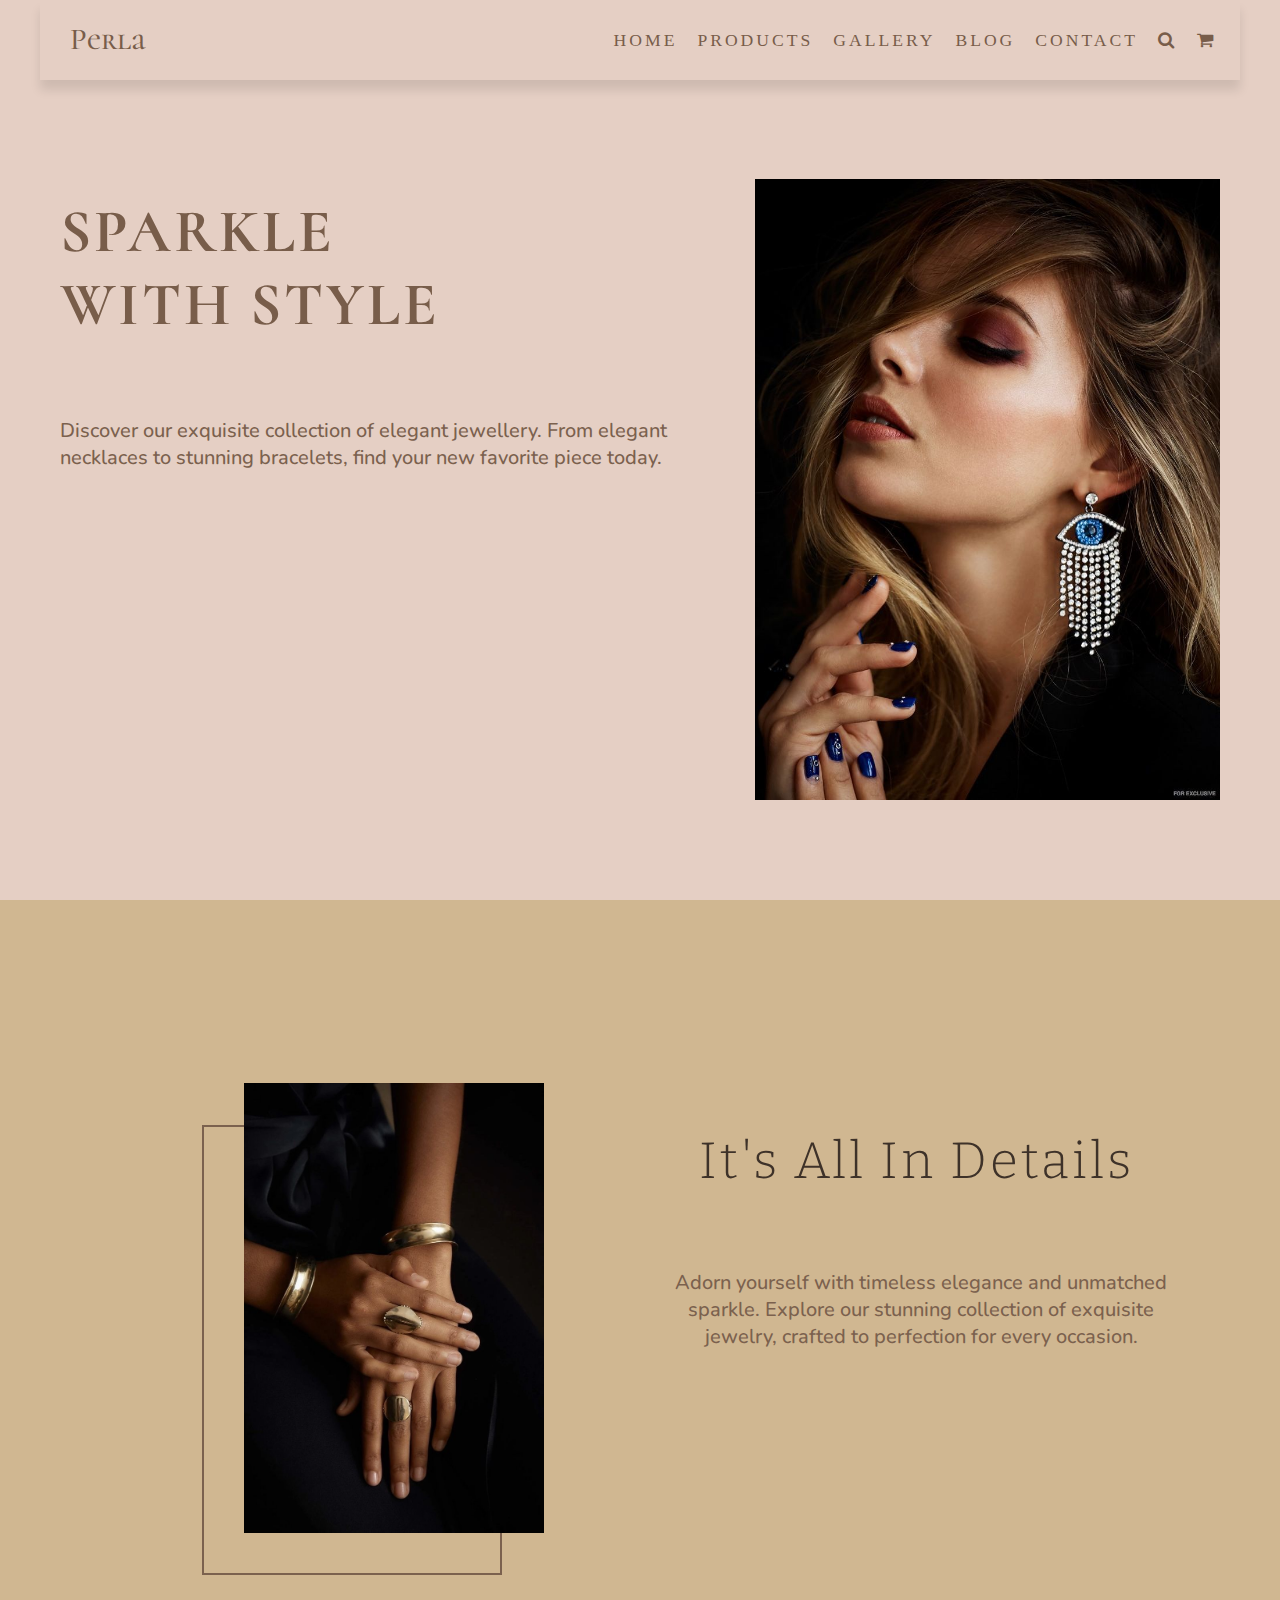
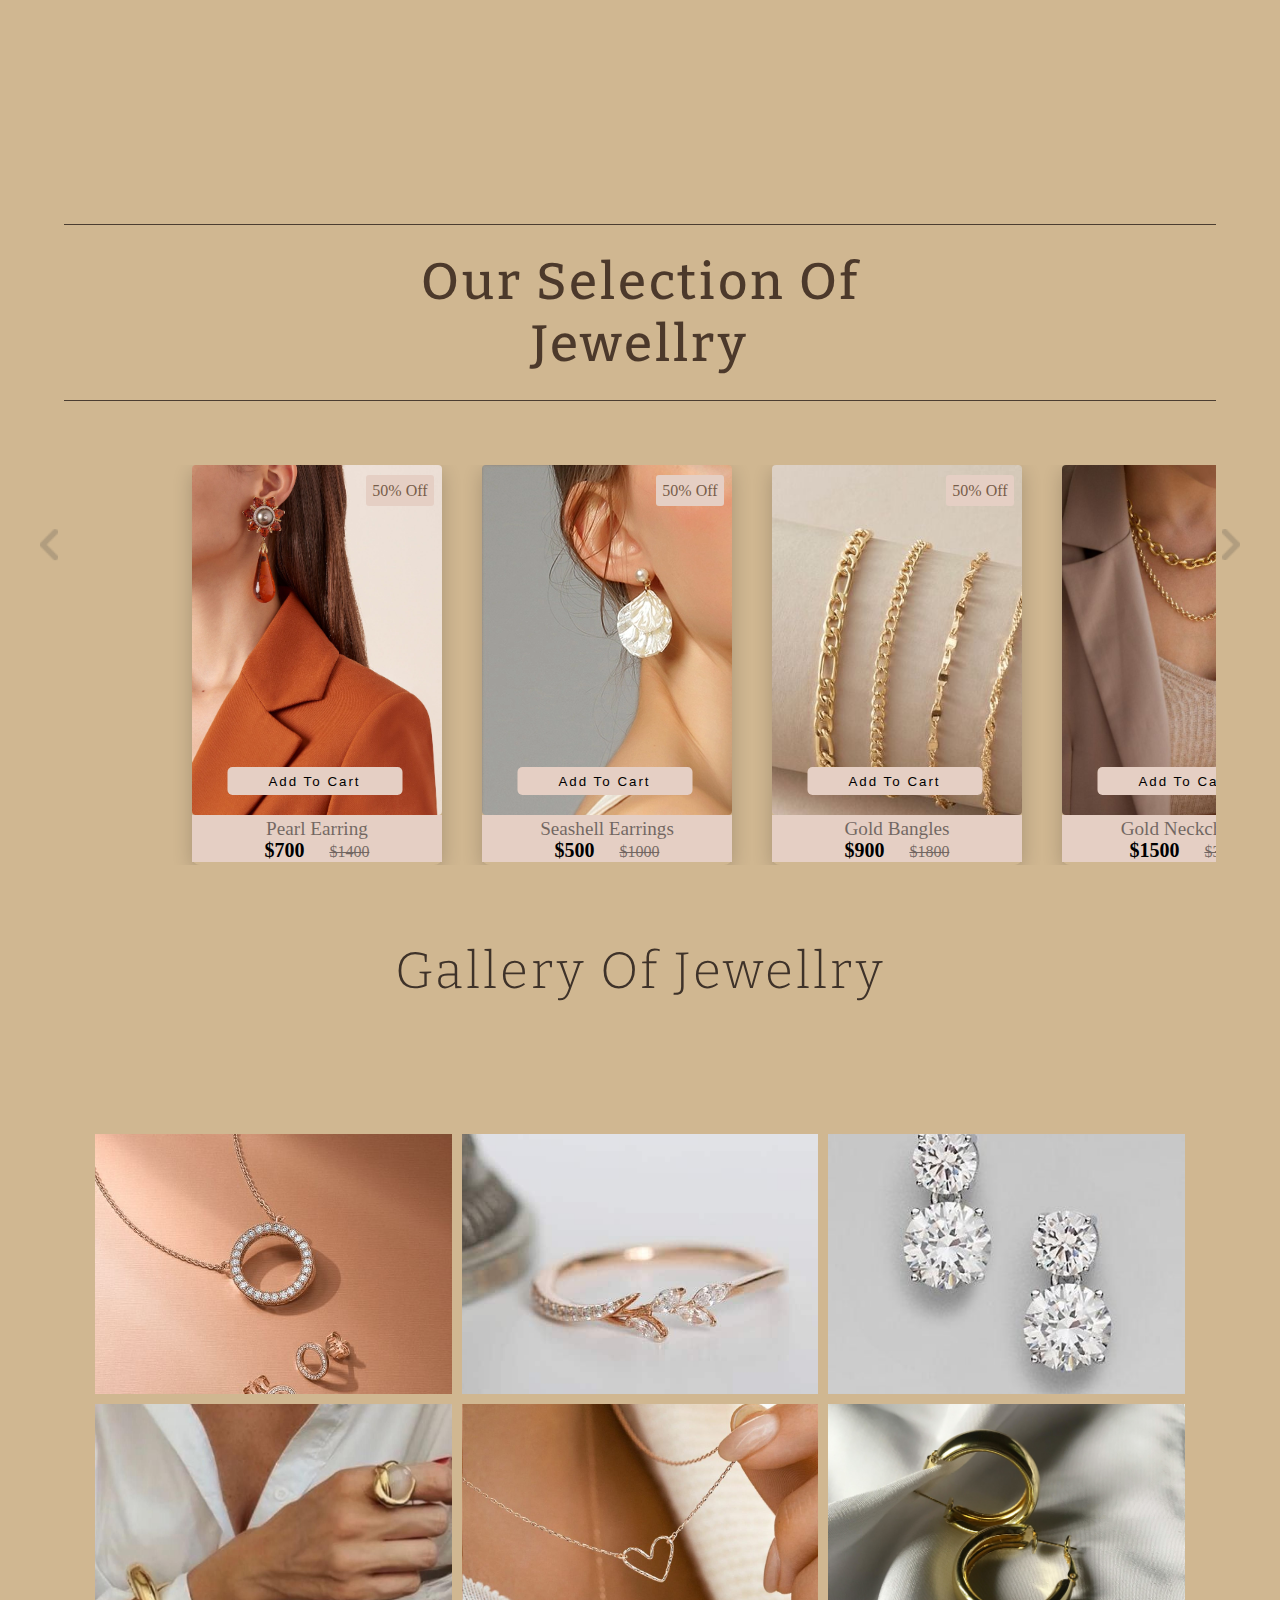
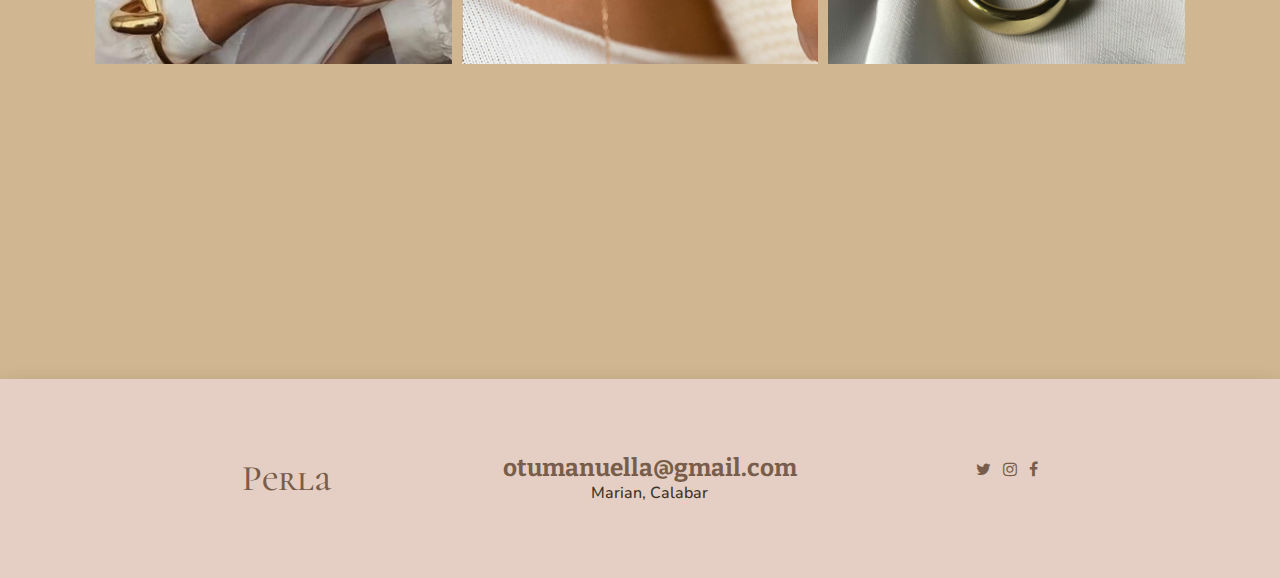
<file: index.html>
<!DOCTYPE html>
<html lang="en">
  <head>
    <meta charset="UTF-8" />
    <meta http-equiv="X-UA-Compatible" content="IE=edge" />
    <meta name="viewport" content="width=device-width, initial-scale=1.0" />
    <title>Perla Jewels</title>
    <link href="https://unpkg.com/aos@2.3.1/dist/aos.css" rel="stylesheet">
    <link rel="preconnect" href="https://fonts.googleapis.com">
<link rel="preconnect" href="https://fonts.gstatic.com" crossorigin>
<link href="https://fonts.googleapis.com/css2?family=Bitter:ital,wght@0,100;0,200;0,300;0,400;1,100;1,200;1,300&family=Cormorant+Garamond:ital@1&family=Cormorant+Unicase:wght@300;400;500&family=Great+Vibes&family=Nunito:ital,wght@0,200;0,300;0,400;1,200&family=PT+Serif:ital,wght@0,400;0,700;1,400&family=Parisienne&family=Playfair+Display:ital,wght@0,400;0,500;1,400&display=swap" rel="stylesheet">
    <link rel="stylesheet" href="style.css" />
    <script defer src="script.js"></script>
  </head>
  <body>
    <!--Navigation-->
    <header class="home">
      <nav class="logo-flex container-wrap">
        <input type="checkbox" id="check">
        <label for="check" class="check-btn">
          <i class="fa fa-bars"></i>
        </label>
        <label class="logo">Perla</label>
        <ul class="bar-icons">
          <li><a href="index.html">Home</a></li>
          <li><a href="product.html">Products</a></li>
          <li><a href="#gallery">Gallery</a></li>
          <li><a href="blog.html">Blog</a></li>
          <li><a href="#contact">Contact</a></li>
          <li>
            <a href="#"><i class="fa fa-search"></i></a>
          </li>
          <li>
            <a href="cart.html" target="_blank"><i class="fa fa-shopping-cart"></i></a>
          </li>
        </ul>

        
      </nav>
      <!--end logo-flex-->

      <div class="description wrapper container-wrap">
        <div class="description-one">
          <h1>
            SPARKLE <br />
            WITH STYLE
          </h1>
          <p>
            Discover our exquisite collection of elegant jewellery. From elegant
            necklaces to stunning bracelets, find your new favorite piece today.
          </p>
        </div>

        <div class="img-wrap">
          <img src="images/img20.jpg" alt="" />
        </div>
      </div>
    </header>
    <!--End Navigtion-->

    <!--section one-->
  
    <section class="about about-sect container-wrap">
      <div class="image">
        <div class="border">
          <img src="images/Tumblr.png" alt="" />
        </div>
      </div>

      <div class="text">
        <h1 class="title">It's All In Details</h1>
        <p>
          Adorn yourself with timeless elegance and unmatched sparkle. Explore
          our stunning collection of exquisite jewelry, crafted to perfection
          for every occasion.
        </p>
      </div>
    </section>


    <div class="line"></div>

    <!--section two-->
    <section class="product container-wrap">
        <h1 class="product-category">
            Our Selection of <br> Jewellry</h1>
        </h1>
        <button class="pre-btn"><img src="images/arrow.png" alt=""></button>
        <button class="nxt-btn"><img src="images/arrow.png" alt=""></button>
     <div class="product-container">
      <div class="product-card">
        <div class="product-image">
        <span class="discount-tag">50% off</span>
        <img src="images/pearl earring.jpg" class="product-thumb" alt="">
        <button onclick="cardBtn()" class="card-btn">Add to cart</button>
      </div>
      <div class="product-info">
        <p class="product-description">Pearl earring</p>
        <span class="price">$700</span>
        <span class="actual-price">$1400</span>
      </div>
      </div>

    <div class="product-card">
      <div class="product-image">
      <span class="discount-tag">50% off</span>
      <img src="images/img10.png" class="product-thumb" alt="">
      <button onclick="cardBtn()" class="card-btn">Add to cart</button>
    </div>
    <div class="product-info">
      <p class="product-description">Seashell Earrings</p>
      <span class="price">$500</span>
      <span class="actual-price">$1000</span>
    </div>
  </div>
  <div class="product-card">
    <div class="product-image">
    <span class="discount-tag">50% off</span>
    <img src="images/bangles 1.jpg" class="product-thumb" alt="">
    <button onclick="cardBtn()" class="card-btn">Add to cart</button>
  </div>
  <div class="product-info">
    <p class="product-description">Gold Bangles</p>
    <span class="price">$900</span>
    <span class="actual-price">$1800</span>
  </div>
</div>
<div class="product-card">
  <div class="product-image">
  <span class="discount-tag">50% off</span>
  <img src="images/gold chains.jpg" class="product-thumb" alt="">
  <button onclick="cardBtn()" class="card-btn">Add to cart</button>
</div>
<div class="product-info">
  <p class="product-description">Gold Neckchains</p>
  <span class="price">$1500</span>
  <span class="actual-price">$3000</span>
</div>
</div>
<div class="product-card">
  <div class="product-image">
  <span class="discount-tag">50% off</span>
  <img src="images/Coin necklace.jpg" class="product-thumb" alt="">
  <button onclick="cardBtn()" class="card-btn">Add to cart</button>
</div>
<div class="product-info">
  <p class="product-description">Coin Necklace</p>
  <span class="price">$300</span>
  <span class="actual-price">$600</span>
</div>
</div>
<div class="product-card">
  <div class="product-image">
  <span class="discount-tag">50% off</span>
  <img src="images/diamond-rings.jpg" class="product-thumb" alt="">
  <button onclick="cardBtn()" class="card-btn">Add to cart</button>
</div>
<div class="product-info">
  <p class="product-description">Diamond Rings</p>
  <span class="price">$3500</span>
  <span class="actual-price">$7000</span>
</div>
</div>
<div class="product-card">
  <div class="product-image">
  <span class="discount-tag">50% off</span>
  <img src="images/ankle chain.jpg" class="product-thumb" alt="">
  <button onclick="cardBtn()" class="card-btn">Add to cart</button>
</div>
<div class="product-info">
  <p class="product-description">Ankle Chains</p>
  <span class="price">$500</span>
  <span class="actual-price">$1000</span>
</div>
</div>
<div class="product-card">
  <div class="product-image">
  <span class="discount-tag">50% off</span>
  <img src="images/gold knot earring.jpg" class="product-thumb" alt="">
  <button onclick="cardBtn()"class="card-btn">Add to cart</button>
</div>
<div class="product-info">
  <p class="product-description">Gold knotted Earrings</p>
  <span class="price">$2000</span>
  <span class="actual-price">$4000</span>
</div>
</div>
<div class="product-card">
  <div class="product-image">
  <span class="discount-tag">50% off</span>
  <img src="images/stud earrings.jpg" class="product-thumb" alt="">
  <button onclick="cardBtn()" class="card-btn">Add to cart</button>
</div>
<div class="product-info">
  <p class="product-description">Stud Earrings</p>
  <span class="price">$600</span>
  <span class="actual-price">$1200</span>
</div>
</div>
<div class="product-card">
  <div class="product-image">
  <span class="discount-tag">50% off</span>
  <img src="images/Crossaint hoops.jpg" class="product-thumb" alt="">
  <button onclick="cardBtn()" class="card-btn">Add to cart</button>
</div>
<div class="product-info">
  <p class="product-description">Crossaint Hoops</p>
  <span class="price">$800</span>
  <span class="actual-price">$1600</span>
</div>
</div>

<div class="product-card">
  <div class="product-image">
  <span class="discount-tag">50% off</span>
  <img src="images/Rhinestone Leaf Drop Earrings.jpg" class="product-thumb" alt="">
  <button onclick="cardBtn()" class="card-btn">Add to cart</button>
</div>
<div class="product-info">
  <p class="product-description">Rhinestone Leaf Earrings</p>
  <span class="price">$1500</span>
  <span class="actual-price">$3000</span>
</div>
</div>

<div class="product-card">
  <div class="product-image">
  <span class="discount-tag">50% off</span>
  <img src="images/pearl choker.jpg" class="product-thumb" alt="">
  <button onclick="cardBtn()" class="card-btn">Add to cart</button>
</div>
<div class="product-info">
  <p class="product-description">Pearl Choker</p>
  <span class="price">$3200</span>
  <span class="actual-price">$6400</span>
</div>
</div>

<div class="view-more">
  <a class="product-link" href="product.html">More</a>
</div>

    </section>

        
    <!--section three-->

    <section class="container-wrap">
    <h1 id="gallery" class="title">Gallery Of Jewellry</h1>
    <section class="gallery">
        <div class="box zoom"></div>
        <div class="box zoom"></div>
        <div class="box zoom"></div>
        <div class="box zoom"></div>
        <div class="box zoom"></div>
        <div class="box zoom"></div>
    </section>
</section>

    <!--footer-->
    <footer id="contact">
      <div class="container-wrap footer">
        <label class="footer-logo">Perla</label>
        <div class="contact">
            <h3>otumanuella@gmail.com</h3>
            <p>Marian, Calabar</p>
        </div>
      <ul class="footer-icons">
        <li>
          <a href="#"><i class="fa fa-twitter"></i></a>
        </li>
        <li>
          <a href="#"><i class="fa fa-instagram"></i></a>
        </li>
        <li>
          <a href="#"><i class="fa fa-facebook"></i></a>
        </li>
      </ul>
      </div>
       
      
    </footer>
    <script src="script.js  "></script>
  </body>
</html>
</file>
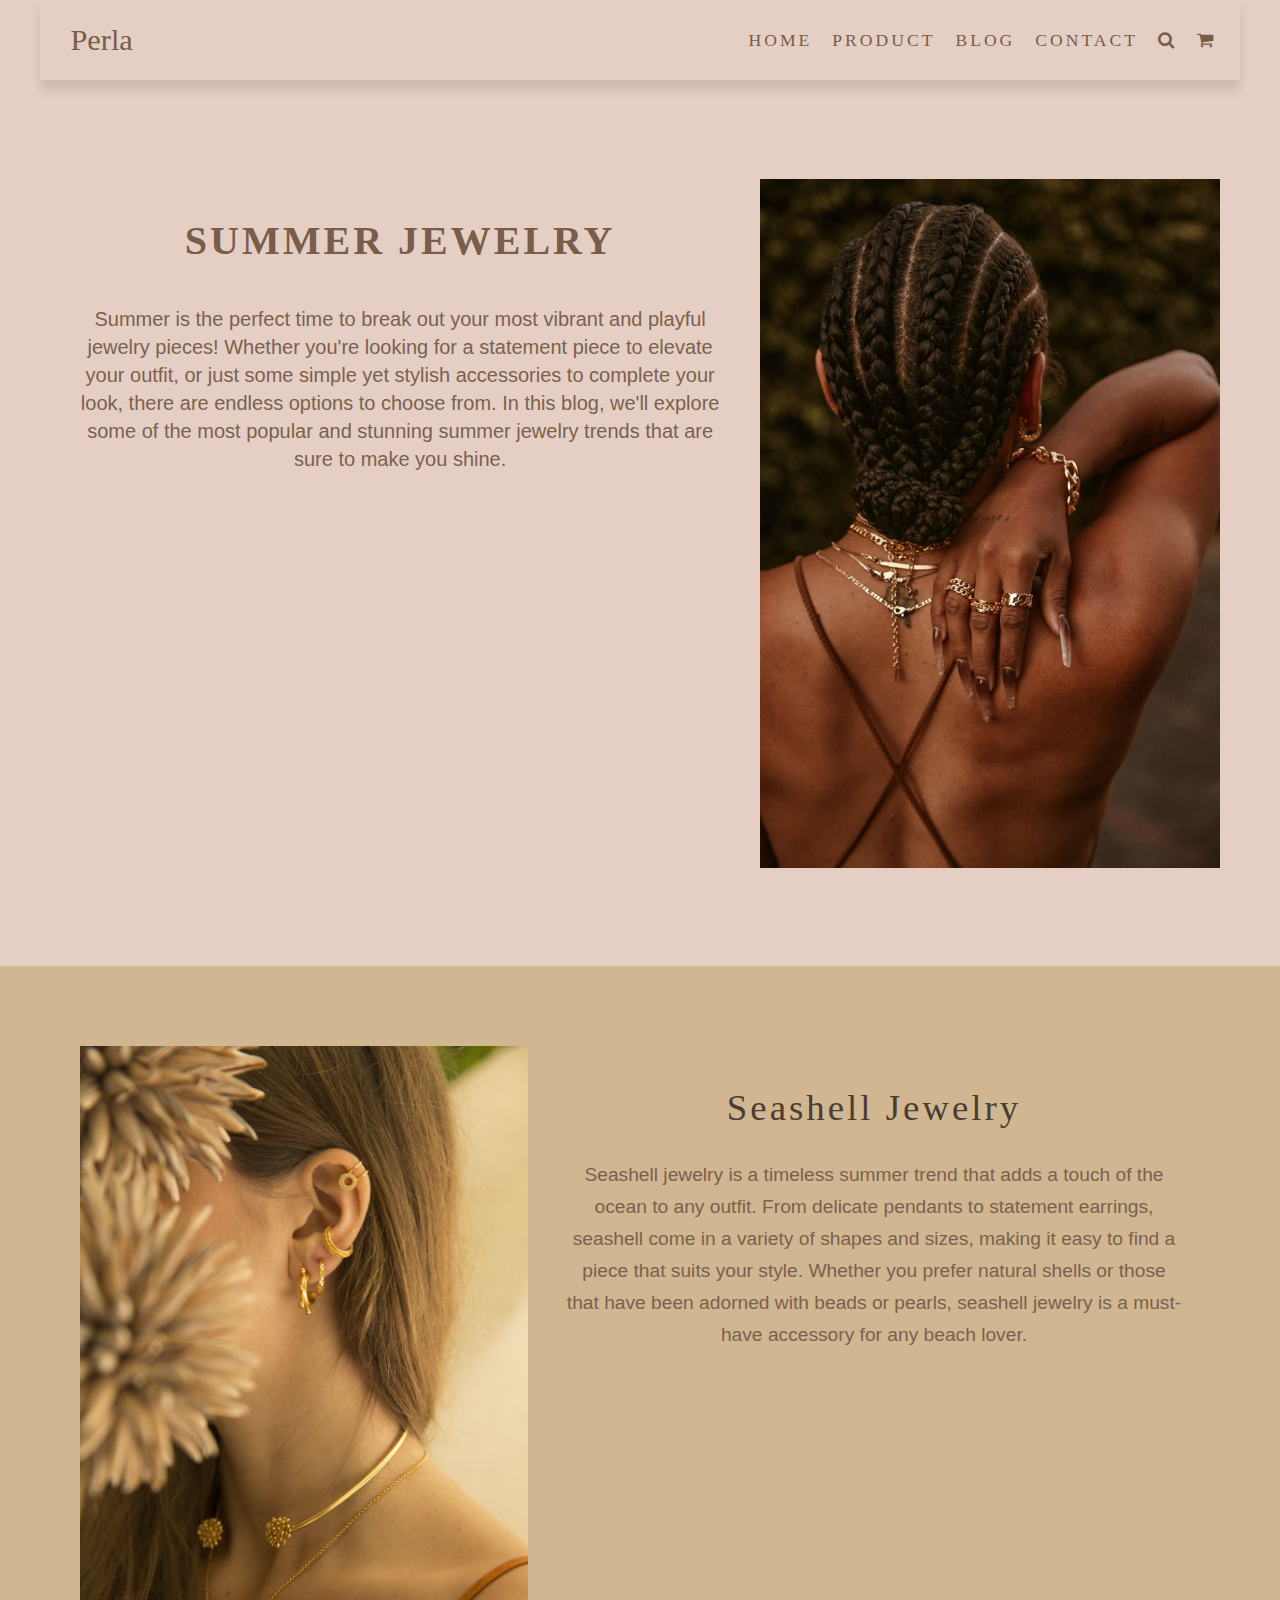
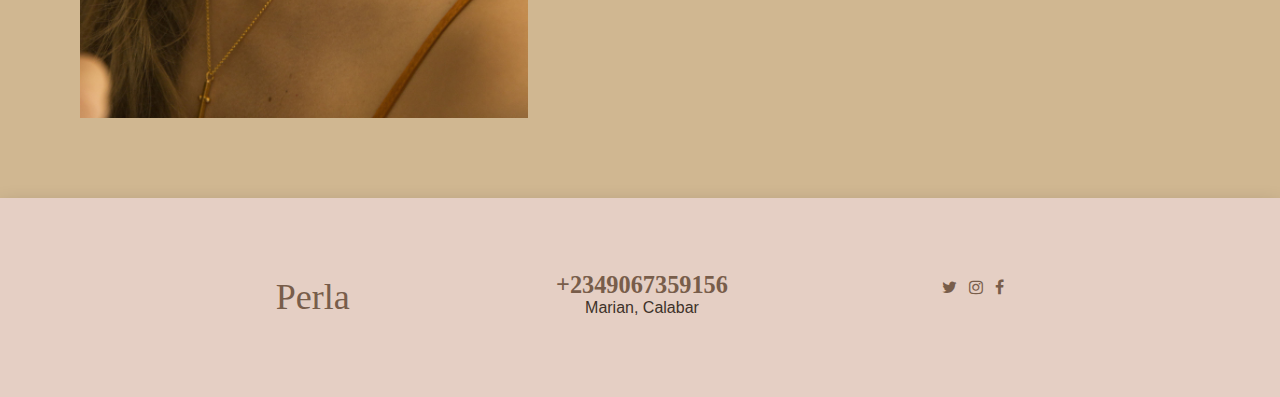
<file: blog.html>
<!DOCTYPE html>
<html lang="en">
  <head>
    <meta charset="UTF-8" />
    <meta http-equiv="X-UA-Compatible" content="IE=edge" />
    <meta name="viewport" content="width=device-width, initial-scale=1.0" />
    <title>Summer Jewelry</title>
    <link rel="stylesheet" href="style.css" />
  </head>

  <body>
    <!--Navigation-->
    <header class="home">
      <nav class="logo-flex container-wrap">
        <input type="checkbox" id="check" />
        <label for="check" class="check-btn">
          <i class="fa fa-bars"></i>
        </label>
        <label class="logo">Perla</label>
        <ul class="bar-icons">
          <li><a href="index.html">Home</a></li>
          <li><a href="product.html">Product</a></li>
          <li><a href="blog.html">Blog</a></li>
          <li><a href="#contact">contact</a></li>
          <li>
            <a href="#"><i class="fa fa-search"></i></a>
          </li>
          <li>
            <a href="#"><i class="fa fa-shopping-cart"></i></a>
          </li>
        </ul>
      </nav>

      <div class="description wrapper container-wrap">
        <div class="blog-header">
          <h1>SUMMER JEWELRY</h1>
          <p>
            Summer is the perfect time to break out your most vibrant and
            playful jewelry pieces! Whether you're looking for a statement piece
            to elevate your outfit, or just some simple yet stylish accessories
            to complete your look, there are endless options to choose from. In
            this blog, we'll explore some of the most popular and stunning
            summer jewelry trends that are sure to make you shine.
          </p>
        </div>

        <div class="img-wrap">
          <img src="images/summer jewelry.jpg" alt="" />
        </div>
      </div>
    </header>
    <!--navigatiion end-->

    <main class="container-wrap">
      <!--main-->
      <section class="text-container">
        <div class="text-wrap blog-flex-wrap">
          <img src="images/pretty.jpg" alt="" />
          <div class="text-one">
            <h2>Seashell Jewelry</h2>
            <p>
              Seashell jewelry is a timeless summer trend that adds a touch of
              the ocean to any outfit. From delicate pendants to statement
              earrings, seashell come in a variety of shapes and sizes, making
              it easy to find a piece that suits your style. Whether you prefer
              natural shells or those that have been adorned with beads or
              pearls, seashell jewelry is a must-have accessory for any beach
              lover.
            </p>
          </div>
        </div>
      </section>
    </main>

    <!--end of main-->

    <!--footer-->
    <footer id="contact">
      <div class="container-wrap footer">
        <label class="footer-logo">Perla</label>
        <div class="contact">
          <h3>+2349067359156</h3>
          <p>Marian, Calabar</p>
        </div>
        <ul class="footer-icons">
          <li>
            <a href="#"><i class="fa fa-twitter"></i></a>
          </li>
          <li>
            <a href="#"><i class="fa fa-instagram"></i></a>
          </li>
          <li>
            <a href="#"><i class="fa fa-facebook"></i></a>
          </li>
        </ul>
      </div>
    </footer>
    <!--end of footer-->
  </body>
</html>
</file>
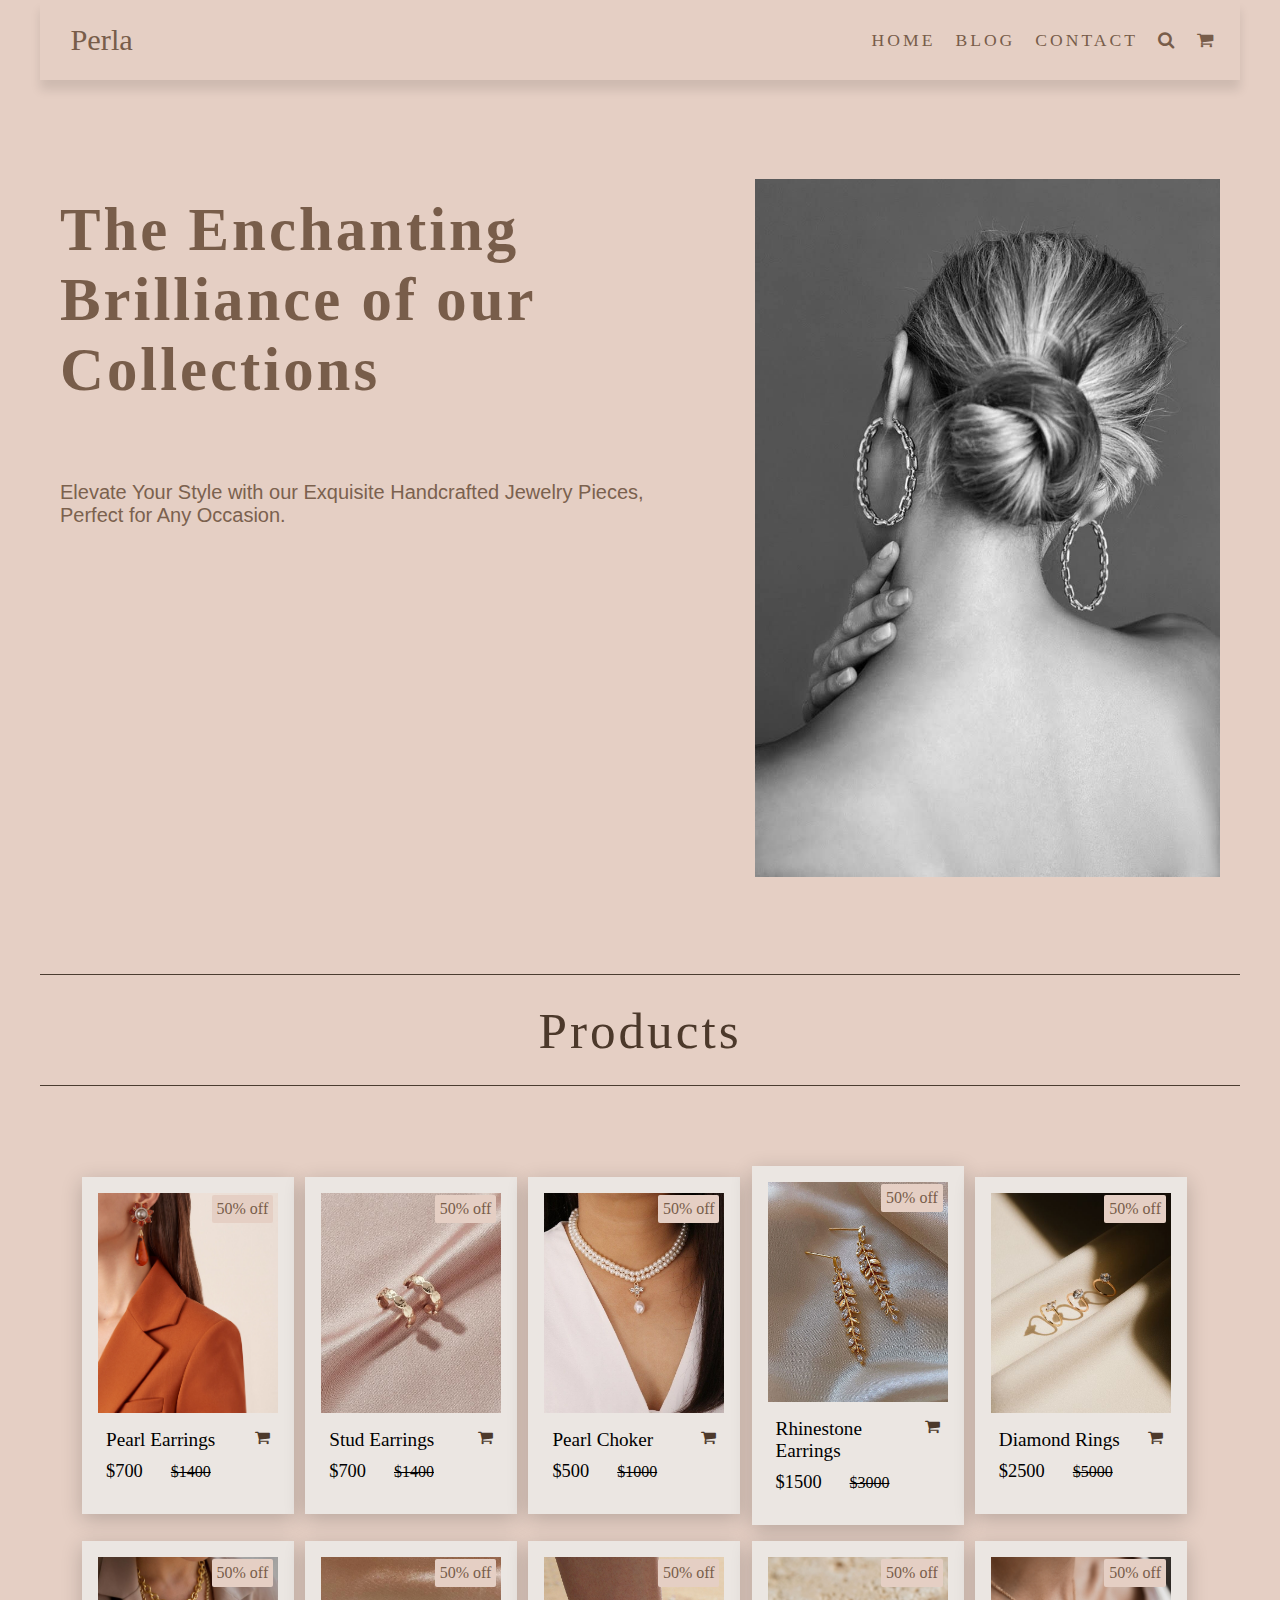
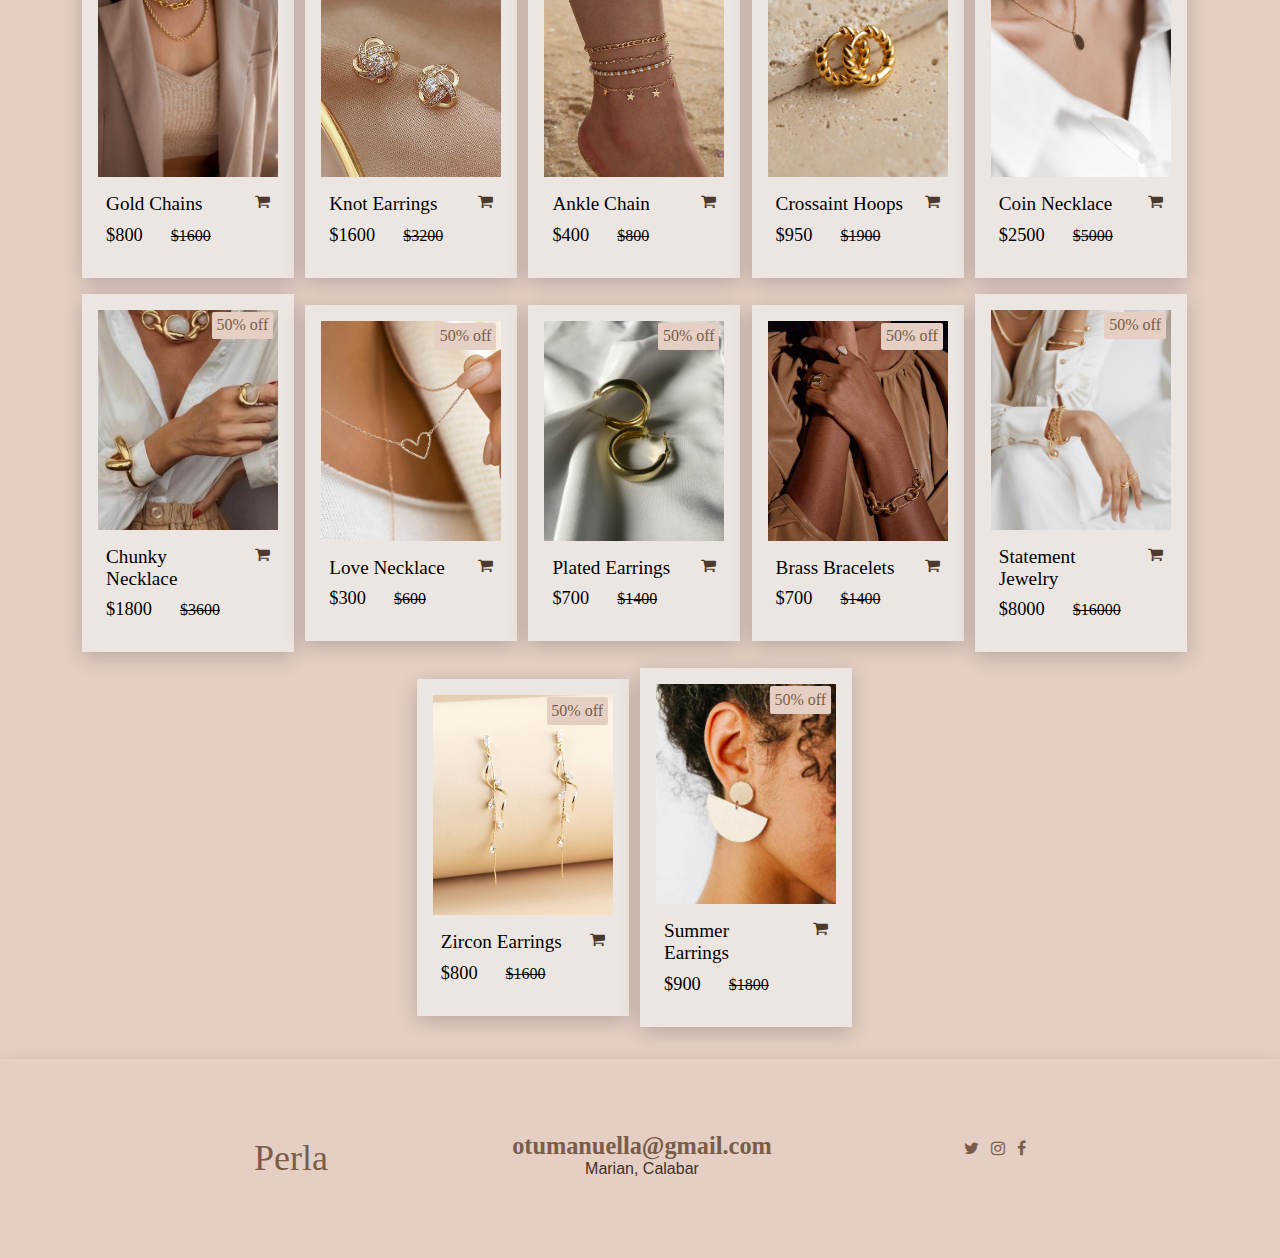
<file: product.html>
<!DOCTYPE html>
<html lang="en">
  <head>
    <meta charset="UTF-8" />
    <meta http-equiv="X-UA-Compatible" content="IE=edge" />
    <meta name="viewport" content="width=device-width, initial-scale=1.0" />
    <title>Perla Products</title>
    <link rel="stylesheet" href="style.css" />
  </head>
  <body>
    <header class="home">
      <nav class="logo-flex container-wrap">
        <input type="checkbox" id="check" />
        <label for="check" class="check-btn">
          <i class="fa fa-bars"></i>
        </label>
        <label class="logo">Perla</label>
        <ul class="bar-icons">
          <li><a href="index.html">Home</a></li>
          <li><a href="blog.html">Blog</a></li>
          <li><a href="#contact">Contact</a></li>
          <li>
            <a href="#"><i class="fa fa-search"></i></a>
          </li>
          <li>
            <a href="cart.html" target="_blank"
              ><i class="fa fa-shopping-cart"></i
            ></a>
          </li>
        </ul>
      </nav>

      <div class="description wrapper container-wrap">
        <div class="description-one">
          <h1>
            The Enchanting Brilliance of our Collections
          </h1>
          <p>
            Elevate Your Style with our Exquisite Handcrafted 
            Jewelry Pieces, <br> Perfect for Any Occasion.
          </p>
        </div>

        <div class="img-wrap">
          <img src="images/chunky chain.jpg" alt="" />
        </div>
      </div>
    </header>

    <section class="products"></div>
    <div class="container-wrap">
      
      <h1 class="prods product-category">Products</h1>

        <div class="products-wrap">
          <div class="products-container">
            <div class="products-card">
              <div class="product-img">
                <span class="tags">50% off</span>
                <img src="images/pearl earring.jpg" class="product-thumbs" alt="" />
            </div>
  <div class="product-flex">
    <div class="products-info">
        <p class="products-description">Pearl Earrings</p>
         <span class="discount-price">$700</span>
            <span class="main-price">$1400</span>
            </div>
          <a class="product-cart" href=""><i class="fa fa-shopping-cart"></i
          ></a>
        </div>
        </div>

        <div class="products-card">
          <div class="product-img">
            <span class="tags">50% off</span>
            <img src="images/stud earrings.jpg" class="product-thumbs" alt="" />
        </div>
<div class="product-flex">
<div class="products-info">
    <p class="products-description">Stud Earrings</p>
     <span class="discount-price">$700</span>
        <span class="main-price">$1400</span>
        </div>
      <a class="product-cart" href=""><i class="fa fa-shopping-cart"></i
      ></a>
    </div>
    </div>

    <div class="products-card">
      <div class="product-img">
        <span class="tags">50% off</span>
        <img src="images/pearl choker.jpg" class="product-thumbs" alt="" />
    </div>
<div class="product-flex">
<div class="products-info">
<p class="products-description">Pearl Choker</p>
 <span class="discount-price">$500</span>
    <span class="main-price">$1000</span>
    </div>
  <a class="product-cart" href=""><i class="fa fa-shopping-cart"></i
  ></a>
</div>
</div>

<div class="products-card">
  <div class="product-img">
    <span class="tags">50% off</span>
    <img src="images/Rhinestone Leaf Drop Earrings.jpg" class="product-thumbs" alt="" />
</div>
<div class="product-flex">
<div class="products-info">
<p class="products-description">Rhinestone Earrings</p>
<span class="discount-price">$1500</span>
<span class="main-price">$3000</span>
</div>
<a class="product-cart" href=""><i class="fa fa-shopping-cart"></i
></a>
</div>
</div>

<div class="products-card">
  <div class="product-img">
    <span class="tags">50% off</span>
    <img src="images/diamond-rings.jpg" class="product-thumbs" alt="" />
</div>
<div class="product-flex">
<div class="products-info">
<p class="products-description">Diamond Rings</p>
<span class="discount-price">$2500</span>
<span class="main-price">$5000</span>
</div>
<a class="product-cart" href=""><i class="fa fa-shopping-cart"></i
></a>
</div>
</div>

<div class="products-card">
  <div class="product-img">
    <span class="tags">50% off</span>
    <img src="images/gold chains.jpg" class="product-thumbs" alt="" />
</div>
<div class="product-flex">
<div class="products-info">
<p class="products-description">Gold Chains</p>
<span class="discount-price">$800</span>
<span class="main-price">$1600</span>
</div>
<a class="product-cart" href=""><i class="fa fa-shopping-cart"></i
></a>
</div>
</div>

<div class="products-card">
  <div class="product-img">
    <span class="tags">50% off</span>
    <img src="images/gold knot earring.jpg" class="product-thumbs" alt="" />
</div>
<div class="product-flex">
<div class="products-info">
<p class="products-description">Knot Earrings</p>
<span class="discount-price">$1600</span>
<span class="main-price">$3200</span>
</div>
<a class="product-cart" href=""><i class="fa fa-shopping-cart"></i
></a>
</div>
</div>

<div class="products-card">
  <div class="product-img">
    <span class="tags">50% off</span>
    <img src="images/ankle chain.jpg" class="product-thumbs" alt="" />
</div>
<div class="product-flex">
<div class="products-info">
<p class="products-description">Ankle Chain</p>
<span class="discount-price">$400</span>
<span class="main-price">$800</span>
</div>
<a class="product-cart" href=""><i class="fa fa-shopping-cart"></i
></a>
</div>
</div>


<div class="products-card">
  <div class="product-img">
    <span class="tags">50% off</span>
    <img src="images/Crossaint hoops.jpg" class="product-thumbs" alt="" />
</div>
<div class="product-flex">
<div class="products-info">
<p class="products-description">Crossaint Hoops</p>
<span class="discount-price">$950</span>
<span class="main-price">$1900</span>
</div>
<a class="product-cart" href=""><i class="fa fa-shopping-cart"></i
></a>
</div>
</div>

  <div class="products-card">
    <div class="product-img">
          <span class="tags">50% off</span>
        <img src="images/Coin necklace.jpg" class="product-thumbs" alt="" />
    </div>
  <div class="product-flex">
      <div class="products-info">
        <p class="products-description">Coin Necklace</p>
  <span class="discount-price">$2500</span>
    <span class="main-price">$5000</span>
      </div>
      <a class="product-cart" 
      ><i class="fa fa-shopping-cart"></i
      ></a>
      </div>
      </div>

    <div class="products-card">
    <div class="product-img">
      <span class="tags">50% off</span>
      <img src="images/img4.jpg" class="product-thumbs" alt="" />
    </div>
    <div class="product-flex">
      <div class="products-info">
        <p class="products-description">Chunky Necklace</p>
        <span class="discount-price">$1800</span>
        <span class="main-price">$3600</span>
      </div>
      <a class="product-cart" href=""
        ><i class="fa fa-shopping-cart"></i
      ></a>
    </div>
    </div>

          <div class="products-card">
<div class="product-img">
  <span class="tags">50% off</span>
  <img src="images/img5.jpg" class="product-thumbs" alt="" />
</div>
<div class="product-flex">
  <div class="products-info">
    <p class="products-description">Love Necklace</p>
    <span class="discount-price">$300</span>
    <span class="main-price">$600</span>
  </div>
  <a class="product-cart" href=""
    ><i class="fa fa-shopping-cart"></i
  ></a>
</div>
</div>

<div class="products-card">
  <div class="product-img">
    <span class="tags">50% off</span>
    <img src="images/img6.jpg" class="product-thumbs" alt="" />
  </div>
  <div class="product-flex">
    <div class="products-info">
      <p class="products-description">Plated Earrings</p>
      <span class="discount-price">$700</span>
      <span class="main-price">$1400</span>
    </div>
    <a class="product-cart" href=""
      ><i class="fa fa-shopping-cart"></i
    ></a>
  </div>
  </div>

  <div class="products-card">
    <div class="product-img">
      <span class="tags">50% off</span>
      <img src="images/brass bracelets.jpg" class="product-thumbs" alt="" />
    </div>
    <div class="product-flex">
      <div class="products-info">
        <p class="products-description">Brass Bracelets</p>
        <span class="discount-price">$700</span>
        <span class="main-price">$1400</span>
      </div>
      <a class="product-cart" href=""
        ><i class="fa fa-shopping-cart"></i
      ></a>
    </div>
    </div>

    <div class="products-card">
      <div class="product-img">
        <span class="tags">50% off</span>
        <img src="images/Gold Statement Jewelry.jpg" class="product-thumbs" alt="" />
      </div>
      <div class="product-flex">
        <div class="products-info">
          <p class="products-description">Statement Jewelry</p>
          <span class="discount-price">$8000</span>
          <span class="main-price">$16000</span>
        </div>
        <a class="product-cart" href=""
          ><i class="fa fa-shopping-cart"></i
        ></a>
      </div>
      </div>

      
      <div class="products-card">
        <div class="product-img">
          <span class="tags">50% off</span>
          <img src="images/Zircon Drop Earrings.jpg" class="product-thumbs" alt="" />
        </div>
        <div class="product-flex">
          <div class="products-info">
            <p class="products-description">Zircon Earrings</p>
            <span class="discount-price">$800</span>
            <span class="main-price">$1600</span>
          </div>
          <a class="product-cart" href=""
            ><i class="fa fa-shopping-cart"></i
          ></a>
        </div>
        </div>

        <div class="products-card">
          <div class="product-img">
            <span class="tags">50% off</span>
            <img src="images/summer earings.png" class="product-thumbs" alt="" />
          </div>
          <div class="product-flex">
            <div class="products-info">
              <p class="products-description">Summer Earrings</p>
              <span class="discount-price">$900</span>
              <span class="main-price">$1800</span>
            </div>
            <a class="product-cart" href=""><i class="fa fa-shopping-cart"></i></a>
          </div>
          </div>
      </div>
      </div>
      </div>
      </section>

      <!--footer-->
      <footer id="contact">
      <div class="container-wrap footer">
      <label class="footer-logo">Perla</label>
      <div class="contact">
      <h3>otumanuella@gmail.com</h3>
      <p>Marian, Calabar</p>
      </div>
      <ul class="footer-icons">
      <li>
      <a href="#"><i class="fa fa-twitter"></i></a>
      </li>
      <li>
      <a href="#"><i class="fa fa-instagram"></i></a>
      </li>
      <li>
      <a href="#"><i class="fa fa-facebook"></i></a>
      </li>
      </ul>
      </div>
      </footer>
      <script src="script.js"></script>
      </body>
      </html>
</file>
<file: style.css>
@import url(https://cdnjs.cloudflare.com/ajax/libs/font-awesome/4.6.3/css/font-awesome.css);

* {
  margin: 0;
  padding: 0;
  list-style: none;
  text-decoration: none;
  box-sizing: border-box;
}

body {
  background-color: #d0b791;

}

.home {
  min-height: 100vh;
  background-color: #e5cfc4;
}

label.logo {
  color: #785d4a;
  font-size: 1.9rem;
  font-weight: 500;
  font-family: "Cormorant Unicase", serif;
  padding: 0 1em;
  line-height: 80px;
}

.logo-flex {
  box-shadow: 0px 10px 10px rgba(0, 0, 0, 0.1);
  z-index: 2;
}

.logo-flex .bar-icons {
  float: right;
  margin-right: 1em;
}

.logo-flex .bar-icons li {
  display: inline;
  line-height: 80px;
  margin: 0 0.5em;
}

.bar-icons a {
  color: #785d4a;
  font-size: 1.1rem;
  text-transform: uppercase;
  letter-spacing: 3px;
  transition: 0.8s ease in;
}

.bar-icons a:hover,
.bar-icons a:focus {
  color: #16191b;
  text-shadow: 0px 0px 5px #785d4a;
}

.check-btn {
  font-size: 1.6rem;
  color: #4c392b;
  float: right;
  line-height: 80px;
  cursor: pointer;
  margin-right: 2.5em;
  display: none;
}

#check {
  display: none;
}

.description {
  padding: 6.1em 1.25em;
}

.description h1 {
  font-size: 3.8rem;
  font-family: "Cormorant Unicase", serif;
  font-weight: 900;
  color: #785d4a;
  letter-spacing: 3px;
  margin-bottom: 1.25em;
}

.description p {
  font-size: 1.25rem;
  font-family: "Nunito", sans-serif;
  font-weight: 500;
  color: #7b614e;
}

.description-one {
  width: 100%;
  padding-top: 1em;
}
.blog-header, 
.text-one {
  width: 100%;
  padding: 3em 1em 0 1em;
  text-align: center;
  line-height: 28px;

}

.blog-header h1 {
  font-size: 2.5rem;
  font-family:  "Cormorant Unicase", serif;
}

img {
  display: block;
  width: 100%;
}

.wrapper {
  display: flex;
  justify-content: space-between;
  gap: 20px;
}

.container-wrap {
  width: 96%;
  max-width: 1200px;
  margin: 0 auto;
}

.about {
  padding: 1.5em;
  min-height: 100vh;
  display: grid;
  grid-template-columns: 1fr 1fr;
}

.image {
  display: flex;
  align-items: center;
  justify-content: center;
}

.border {
  width: 300px;
  height: 450px;
  border: 2px solid #7b614e;
  position: relative;
}

.image img {
  width: 300px;
  height: auto;
  position: absolute;
  bottom: 40px;
  left: 40px;
}

.text {
  padding-top: 9.7em;
  margin-left: 1.5em;
  padding-right: 3em;
}

.title {
  font-size: 3.2rem;
  font-weight: 300;
  font-family: "Bitter", serif;
  color: #3e3229;
  letter-spacing: 3px;
  margin-top: 1em;
  margin-bottom: 1.5em;
  text-align: center;
}

.text p {
  font-size: 1.25rem;
  font-family: "Nunito", sans-serif;
  font-weight: 500;
  color: #7b614e;
  text-align: center;
  padding-left: 0.5em;
}


/*==product slider==*/

.product-container img {
  height: 400px;
  width: 300px;
  margin-bottom: 0.9em;
  object-fit: cover;
}

.product {
  position: relative;
  overflow: hidden;
  padding: 1.5em;
  text-align: center;
}

.product-category {
  padding: .5em 10vw;
  font-size: 3.2rem;
  font-weight: 500;
  font-family: "Bitter", serif;
  color: #4c392b;
  letter-spacing: 3px;
  margin-bottom: 1.25em;
  text-align: center;
  border-bottom: 1px solid #4b3d31;
  border-top: 1px solid #4b3d31;
  text-transform: capitalize;
}

.product-container {
  padding: 0 10vw;
  display: flex;
  overflow-x: auto;
  scroll-behavior: smooth;
}

.product-container::-webkit-scrollbar {
  display: none;
}

.product-card {
  flex: 0 0 auto;
  width: 250px;
  height: 400px;
  border-radius: 8px;
  margin-right: 2.5em;
  box-shadow: 0px 5px 20px rgba(0, 0, 0, 0.2);
  z-index: 2;
  transition: 0.5s ease;
}

.product-card:hover {
  transform: translateY(-2%);
}

.product-image {
  position: relative;
  width: 100%;
  height: 350px;
  overflow: hidden;
  border-radius: 4px;
}

.product-thumb {
  width: 100%;
  object-fit: cover;
}

.view-more {
  display: flex;
  justify-content: center;
  align-items: center;
}

.product-link {
  font-size: 1.15rem;
  letter-spacing: 2px;
  color: #785d4a;
  font-family: "Bitter", serif;
}

.product-link:hover {
  color: #3e3229;
  text-decoration: underline;
}

.discount-tag {
  position: absolute;
  background: #e5cfc4;
  padding: 0.4em;
  border-radius: 3px;
  color: #785d4a;
  right: 8px;
  top: 10px;
  text-transform: capitalize;
}

.card-btn {
  position: absolute;
  bottom: 20px;
  left: 35%;
  transform: translateX(-30%);
  padding: 0.5em;
  width: 70%;
  text-transform: capitalize;
  border: none;
  outline: none;
  background: #e5cfc4;
  border-radius: 5px;
  letter-spacing: 2px;
  transition: 0.5s;
  cursor: pointer;
}

.product-card:hover .card-btn {
  opacity: 1;
}

.card-btn:hover,
.card-btn:focus {
  color: #3e3229;
  font-weight: 700;
  background-color: #ffa781;
  border: 1px solid #d0b791;
}

.product-info {
  width: 100%;
  background-color: #e5cfc4;
  padding-top: .25em;
}

.product-description {
  font-size: 1.2rem;
  width: 100%;
  height: 20px;
  line-height: 20px;
  overflow: hidden;
  opacity: 0.5;
  text-transform: capitalize;
  }

.price {
  font-weight: 900;
  font-size: 20px;
}

.actual-price {
  margin-left: 1.3em;
  opacity: 0.5;
  text-decoration: line-through;
}

.pre-btn,
.nxt-btn {
  border: none;
  width: 18px;
  height: 100%;
  position: absolute;
  top: 0;
  display: flex;
  justify-content: center;
  align-items: center;
  background: #d0b791;
  cursor: pointer;
  z-index: 9;
}

.pre-btn {
  left: 0;
  transform: rotate(180deg);
}

.nxt-btn {
  right: 0;
}

.pre-btn img,
.nxt-btn img {
  opacity: 0.2;
}

.pre-btn:hover img,
.nxt-btn:hover img {
  opacity: 1;
}


/*==products*/

.products {
  background-color: #e5cfc4;
}


.product-thumbs {
  width: 180px;
  height: 220px;
  object-fit: cover;
}

.products-wrap {
  padding: 1em 0;
}

.products-container {
  display: flex;
  flex-wrap: wrap;
  justify-content: center;
  align-items: center;
}

.products-card {
  box-shadow: 0px 5px 20px rgba(0, 0, 0, 0.2);
  background-color: #ebe6e2;
  z-index: 2;
  padding: 1em;
  margin-right: 0.7em;
  margin-bottom: 1em;
  transition: 0.5s ease;
}

.products-card:hover {
  transform: translateY(-2%);
}

.product-img {
  position: relative;
  width: 180px;
}


.tags {
  position: absolute;
  right: 5px;
  top: 2px;
  padding: 0.3em;
  background-color: #e5cfc4;
  color: #785d4a;
  border-radius: 2px;
}

.product-flex {
  display: flex;
  padding: 1em 0.5em;
  width: 180px;
  justify-content: space-between;
}

.products-description {
  font-size: 1.2em;
  padding-bottom: 0.5em;
}

.product-cart {
  margin-left: 1em;
  color: #4c392b;
}

.product-cart:hover {
  text-shadow: 0 5px 10px #4c392b;
}

.main-price {
  font-size: 1rem;
  margin-left: 1.5em;
  text-decoration: line-through;
}

.discount-price {
  font-size: 1.15rem;
}

/*==gallery==*/

.gallery {
  min-height: 100vh;
  padding: 3.1em;
  display: grid;
  grid-template-columns: 1fr 1fr 1fr;
  grid-auto-rows: 270px;
}

.box {
  background-image: url(images/img1.jpg);
  background-position: center;
  background-size: cover;
  margin: 5px;
  cursor: pointer;
}

.box:nth-child(2) {
  background-image: url(images/img2.jpg);
}
.box:nth-child(3) {
  background-image: url(images/img3.jpg);
}
.box:nth-child(4) {
  background-image: url(images/img4.jpg);
}
.box:nth-child(5) {
  background-image: url(images/img5.jpg);
}
.box:nth-child(6) {
  background-image: url(images/img6.jpg);
}

.zoom {
  transition: 1s ease;
}
.zoom:hover {
  -webkit-transform: scale(0.8);
  -ms-transform: scale(0.8);
  transform: scale(0.8);
  transition: 1s ease;
}

.blog-flex-wrap {
  display: flex;
  gap: 20px;
  justify-content: space-evenly;
}

.text-wrap img {
  width: 40%;

}

.text-one {
  padding: 3em 1em;
}

.blog-flex {
  display: flex;
}

footer {
  background-color: #e5cfc4;
  box-shadow: 0px 10px 20px rgba(0, 0, 0, 0.3);
}

.footer {
  padding: 3.1em;
  display: flex;
  justify-content: space-evenly;
  gap: 20px;
}

.footer-icons {
  margin-top: 2em;
}

.footer-icons li {
  display: inline;
}

.footer-icons a {
  margin-left: 0.5em;
  color: #785d4a;
}

.footer-icons a:hover,
.footer-icons a:focus {
  color: #16191b;
  text-shadow: 0px 0px 5px #785d4a;
}

.contact {
  text-align: center;
  margin-top: 1.5em;
}

.contact h3 {
  font-size: 1.52rem;
  font-family: "Bitter", serif;
  font-weight: 700;
  color: #785d4a;
}

.contact p {
  font-size: 1rem;
  font-family: "Nunito", sans-serif;
  font-weight: 500;
  color: #3e3229;
}

.footer-logo {
  color: #785d4a;
  font-size: 2.25rem;
  font-weight: 500;
  font-family: "Cormorant Unicase", serif;
  padding: 0;
  line-height: 100px;
}

.text-container {
  padding: 4em 2em;
}

.text-container h2 {
  font-size: 2.3rem;
  font-weight: 500;
  font-family: "Bitter", serif;
  color: #4b3d31;
  letter-spacing: 3px;
  margin-bottom: 1em;
}

.text-container p {
  font-size: 1.2rem;
  font-family: "Nunito", sans-serif;
  font-weight: 500;
  line-height: 32px;
  margin-bottom: 0.8em;
  color: #7b614e;
}

.text-wrap {
  padding: 1em 0.5em;
}


/*==media queries==*/
@media (max-width: 895px) {

  label.logo {
    font-size: 1.8rem;
    padding-left: 1em;
  }

  .logo-flex .bar-icons li a {
    font-size: 1rem;
  }

  .product-thumbs {
    width: 100%;
   }

   .product-category {
    font-size: 2rem;
  }

  .container-wrap {
    padding: 0 .5em;
  }

  .check-btn {
    display: block;
    position: absolute;
    z-index: 9999;
    background: url(images/align-justify.svg);
    width: 2rem;
    top: 0rem;
    right: -3.2rem;
    font-size: 2.1rem;
  }

  .bar-icons {
    position: fixed;
    width: 100%;
    height: 100vh;
    background-color: #d0b791;
    top: 0px;
    left: -100%;
    text-align: center;
    transition: all 0.5s;
    z-index: 99;
  }

  .logo-flex .bar-icons li {
    display: block;
    margin: 3.1em 0;
    line-height: 38px;
  }

  .logo-flex .bar-icons li a {
    font-size: 1.3rem;
    color: #2d221a;
  }

  .logo-flex .bar-icons li a:hover,
  .logo-flex .bar-icons li a:focus {
    background: #d0b791;
    padding: 0.8em;
    border-radius: 5px;
    transition: all 0.8s ease-in-out;
  }

  #check:checked ~ ul {
    left: 0;
  }

  .wrapper {
    flex-direction: column;
  }

  .description-one {
    width: 100%;
    padding-top: 3.5em;
  }

  .description h1 {
    font-size: 2rem;
  }

  .description p {
    font-size: 1.1rem;
    padding-bottom: 2em;
  }

  .description-one {
    width: 100%;
    padding-top: 1.5em;
  }

  .about {
    height: auto;
    display: block;
    margin-bottom: 2.5em;
  }

 
  .image {
    text-align: center;
  }
  .border {
    width: 100%;
    height: auto;
    border: none;
    margin-bottom: 1.5em;
  }
  .image img {
    width: 100%;
    height: auto;
    position: static; 
  }
  .text {
    margin-left: 0;
    padding-right: 1.5em;
    padding-bottom: 4em;
  }

  .title {
    padding-top: 0.5em;
    font-size: 2rem;
    font-weight: 500;
  }

  .line {
    border-bottom: 2px solid #785d4a;
    width: 50%;
    margin: 0 auto;
  }

  .contact {
    padding: 1.25em 0;
  }

  .contact h3 {
    font-size: 1rem;
    font-family: "Bitter", serif;
    font-weight: 700;
    color: #785d4a;
  }

  .blog-flex-wrap {
    flex-direction: column;
  }

  .text-wrap img {
    width: 100%;
  }

  .contact p {
    font-size: 0.8rem;
    font-family: "Nunito", sans-serif;
    font-weight: 500;
    color: #3e3229;
  }

  .footer {
    padding-top: 1em;
    padding-bottom: 1em;
    justify-content: center;
  }

  .footer-logo {
    font-size: 1.5rem;
  }

  .footer-icons {
    margin-top: 1.7em;
  }

  .footer-icons li {
    display: block;
    margin-top: 0.3em;
  }

  .products-card {
    width: 100%;
  }
  
  .product-img {
    width: 100%;
  }
  
  .product-flex {
    width: 100%;
  }
}

@media (max-width: 980px) {
  .blog-header h1 {
    font-size: 1.75rem;
    margin-bottom: 1.25em;
  }
}

@media(max-width: 1025px) {
  .home,
  .about{
    min-height: 50vh;
  }

  .text {
    padding: 3em 1em;
}

  .gallery {
    min-height: 50vh;
  }

  .about-sect {
    min-height: 50vh;
}

.description {
  padding: 2em 1.5em;
}
}
</file>
